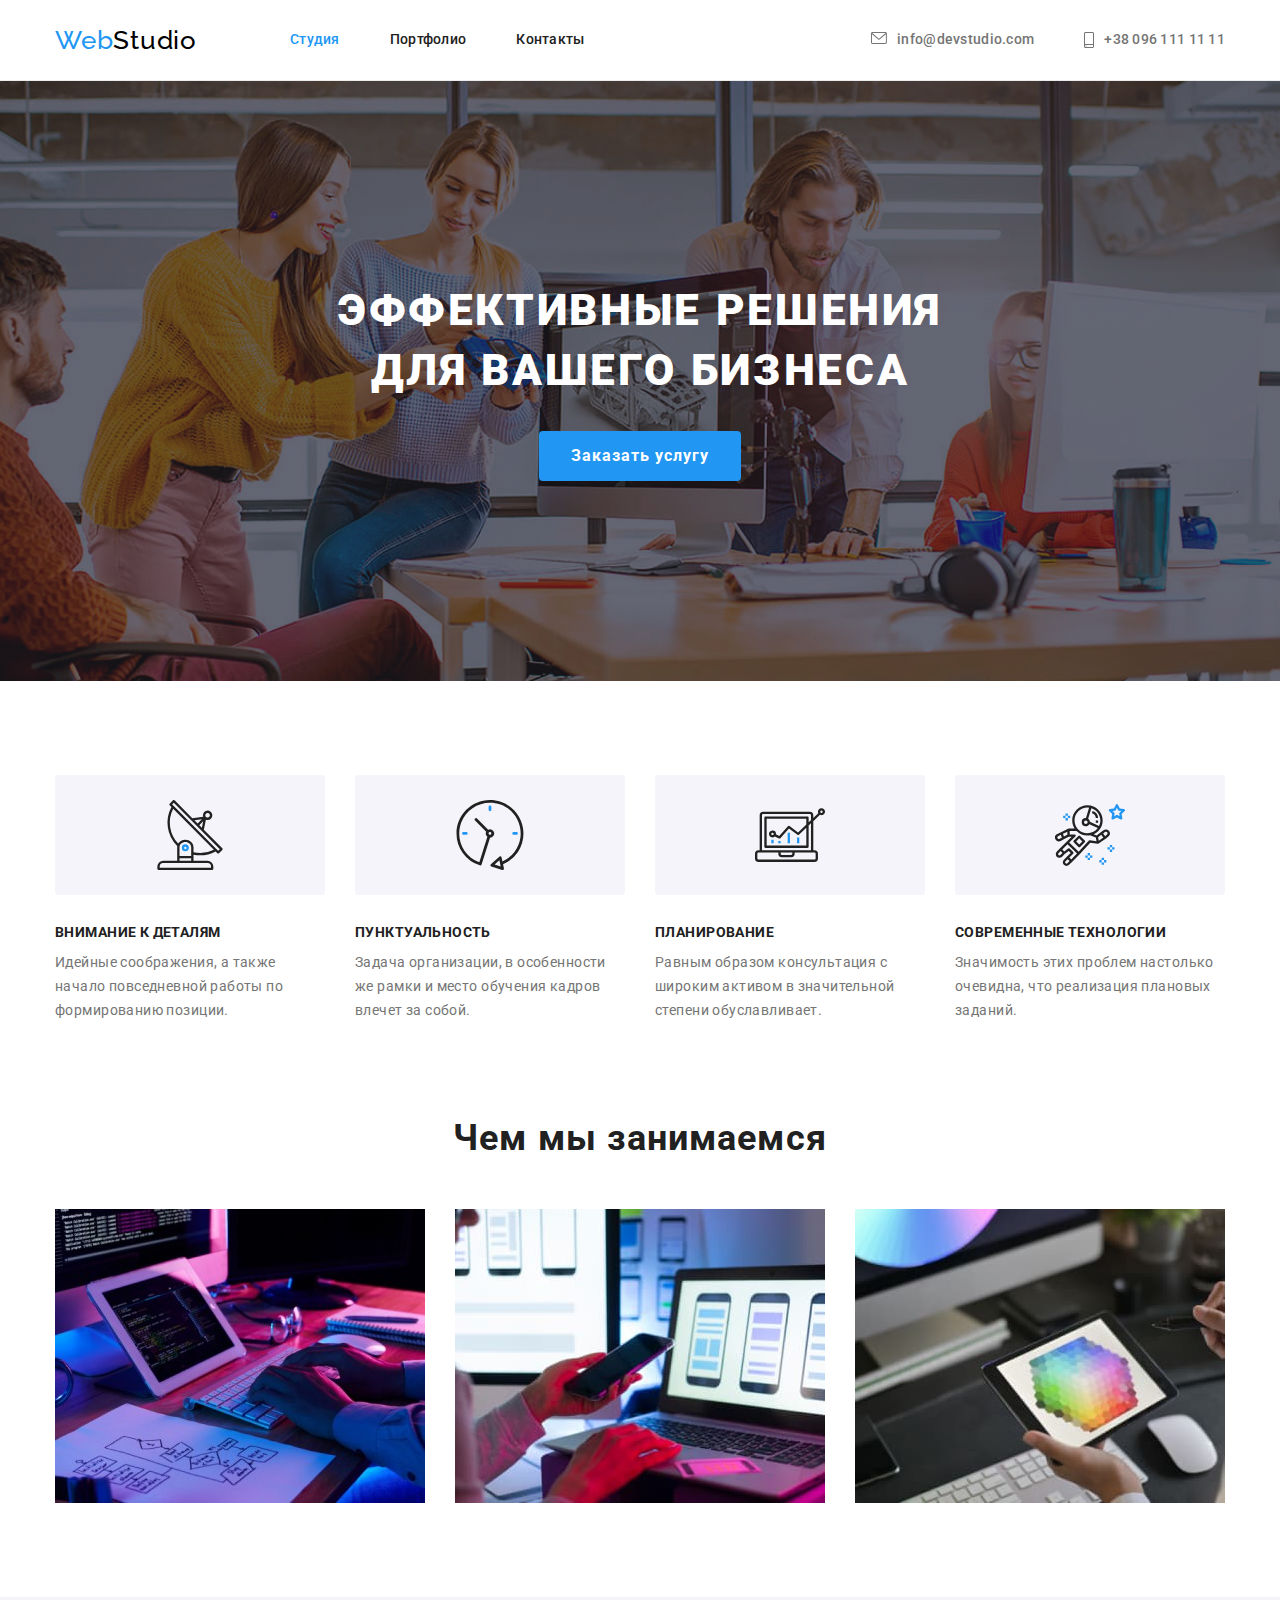
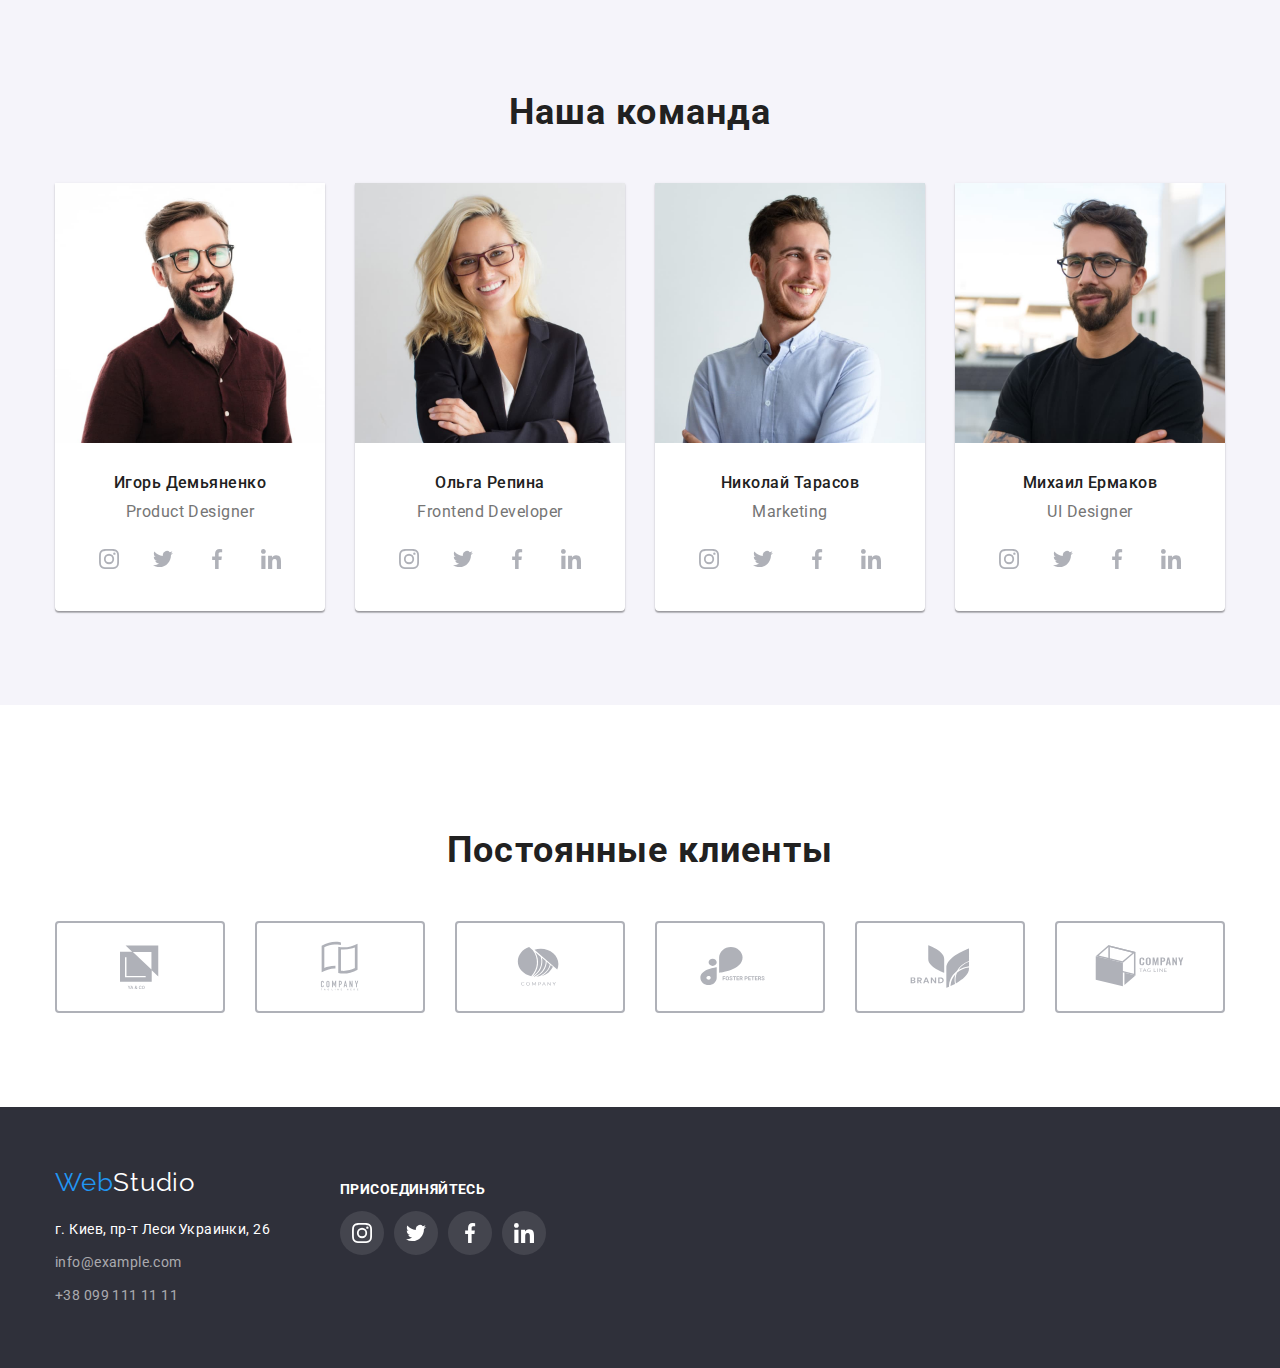
<file: index.html>
<!DOCTYPE html>
<html lang="ru">
  <head>
    <meta charset="UTF-8" />
    <meta http-equiv="X-UA-Compatible" content="IE=edge" />
    <meta name="viewport" content="width=device-width, initial-scale=1.0" />
    <title>Студія</title>
    <link rel="preconnect" href="https://fonts.googleapis.com" />
    <link rel="preconnect" href="https://fonts.gstatic.com" crossorigin />
    <link
      href="https://fonts.googleapis.com/css2?family=Raleway:wght@700&family=Roboto:wght@400;500;700;900&display=swap"
      rel="stylesheet"
    />
    <link
      rel="stylesheet"
      href="https://cdnjs.cloudflare.com/ajax/libs/modern-normalize/1.1.0/modern-normalize.min.css"
    />
    <link rel="stylesheet" href="./css/styles.css" />
  </head>

  <body>
    <header>
      <div class="conteiner header-conteiner">
        <nav class="header-nav">
          <a href="./index.html" class="logo"><span class="logo-web">Web</span>Studio</a>
          <ul class="site-nav">
            <li class="item"><a href="./index.html" class="current">Студия</a></li>
            <li class="item"><a href="./portfolio.html">Портфолио</a></li>
            <li class="item"><a href="">Контакты</a></li>
          </ul>
        </nav>
        <ul class="cont-link">
          <li class="item">
            <a href="mailto:info@devstudio.com" class="mail">
              <svg class="cont-icon">
                <use href="./images/icons.svg#icon-header-envelope"></use>
              </svg>
              info@devstudio.com
            </a>
          </li>
          <li class="item">
            <a href="tel:+380961111111" class="tel">
              <svg class="cont-icon">
                <use href="./images/icons.svg#icon-header-smartphone"></use>
              </svg>
              +38 096 111 11 11
            </a>
          </li>
        </ul>
      </div>
    </header>
    <main>
      <section class="hero section">
        <div class="hero-bg">
          <h1>Эффективные решения для вашего бизнеса</h1>
          <button type="button" class="button">Заказать услугу</button>
        </div>
      </section>
      <section class="advantage section">
        <div class="conteiner">
          <h2 class="visually-hidden">Наши преимущества</h2>
          <ul class="advantage-list">
            <li class="advantage-item">
              <h3>Внимание к деталям</h3>
              <p>
                Идейные соображения, а также начало повседневной работы по формированию позиции.
              </p>
            </li>
            <li class="advantage-item">
              <h3>Пунктуальность</h3>
              <p>
                Задача организации, в особенности же рамки и место обучения кадров влечет за собой.
              </p>
            </li>
            <li class="advantage-item">
              <h3>Планирование</h3>
              <p>
                Равным образом консультация с широким активом в значительной степени обуславливает.
              </p>
            </li>
            <li class="advantage-item">
              <h3>Современные технологии</h3>
              <p>Значимость этих проблем настолько очевидна, что реализация плановых заданий.</p>
            </li>
          </ul>
        </div>
      </section>
      <section class="activities section">
        <div class="conteiner">
          <h2 class="section-title">Чем мы занимаемся</h2>
          <ul class="activities-list">
            <li><img src="./images/comp1.jpg" alt="keyboard" width="370px" /></li>
            <li><img src="./images/comp2.jpg" alt="computer" width="370px" /></li>
            <li><img src="./images/comp3.jpg" alt="tablet" width="370px" /></li>
          </ul>
        </div>
      </section>
      <section class="teem section">
        <div class="conteiner">
          <h2 class="section-title">Наша команда</h2>
          <ul class="teem-list">
            <li class="teem-item">
              <img src="./images/Igor-Demianenko.jpg" alt="man" width="270px" />
              <h3>Игорь Демьяненко</h3>
              <p>Product Designer</p>
              <ul class="teem-social-networks-list">
                <li>
                  <a href="" class="social-networks-icon teem-soc-link">
                    <svg class="teem-soc-icon">
                      <use href="./images/icons.svg#icon-footer-instagram"></use>
                    </svg>
                  </a>
                </li>
                <li>
                  <a href="" class="social-networks-icon teem-soc-link">
                    <svg class="teem-soc-icon">
                      <use href="./images/icons.svg#icon-footer-twitter"></use>
                    </svg>
                  </a>
                </li>
                <li>
                  <a href="" class="social-networks-icon teem-soc-link">
                    <svg class="teem-soc-icon">
                      <use href="./images/icons.svg#icon-footer-facebook"></use>
                    </svg>
                  </a>
                </li>
                <li>
                  <a href="" class="social-networks-icon teem-soc-link">
                    <svg class="teem-soc-icon">
                      <use href="./images/icons.svg#icon-footer-linkedin"></use>
                    </svg>
                  </a>
                </li>
              </ul>
            </li>
            <li class="teem-item">
              <img src="./images/Olga-Repina.jpg" alt="woman" width="270px" />
              <h3>Ольга Репина</h3>
              <p>Frontend Developer</p>
              <ul class="teem-social-networks-list">
                <li>
                  <a href="" class="social-networks-icon teem-soc-link">
                    <svg class="teem-soc-icon">
                      <use href="./images/icons.svg#icon-footer-instagram"></use>
                    </svg>
                  </a>
                </li>
                <li>
                  <a href="" class="social-networks-icon teem-soc-link">
                    <svg class="teem-soc-icon">
                      <use href="./images/icons.svg#icon-footer-twitter"></use>
                    </svg>
                  </a>
                </li>
                <li>
                  <a href="" class="social-networks-icon teem-soc-link">
                    <svg class="teem-soc-icon">
                      <use href="./images/icons.svg#icon-footer-facebook"></use>
                    </svg>
                  </a>
                </li>
                <li>
                  <a href="" class="social-networks-icon teem-soc-link">
                    <svg class="teem-soc-icon">
                      <use href="./images/icons.svg#icon-footer-linkedin"></use>
                    </svg>
                  </a>
                </li>
              </ul>
            </li>
            <li class="teem-item">
              <img src="./images/Nikolai-Tarasov.jpg" alt="man" width="270px" />
              <h3>Николай Тарасов</h3>
              <p>Marketing</p>
              <ul class="teem-social-networks-list">
                <li>
                  <a href="" class="social-networks-icon teem-soc-link">
                    <svg class="teem-soc-icon">
                      <use href="./images/icons.svg#icon-footer-instagram"></use>
                    </svg>
                  </a>
                </li>
                <li>
                  <a href="" class="social-networks-icon teem-soc-link">
                    <svg class="teem-soc-icon">
                      <use href="./images/icons.svg#icon-footer-twitter"></use>
                    </svg>
                  </a>
                </li>
                <li>
                  <a href="" class="social-networks-icon teem-soc-link">
                    <svg class="teem-soc-icon">
                      <use href="./images/icons.svg#icon-footer-facebook"></use>
                    </svg>
                  </a>
                </li>
                <li>
                  <a href="" class="social-networks-icon teem-soc-link">
                    <svg class="teem-soc-icon">
                      <use href="./images/icons.svg#icon-footer-linkedin"></use>
                    </svg>
                  </a>
                </li>
              </ul>
            </li>
            <li class="teem-item">
              <img src="./images/Mihail-Ermakov.jpg" alt="man" width="270px" />
              <h3>Михаил Ермаков</h3>
              <p>UI Designer</p>
              <ul class="teem-social-networks-list">
                <li>
                  <a href="" class="social-networks-icon teem-soc-link">
                    <svg class="teem-soc-icon">
                      <use href="./images/icons.svg#icon-footer-instagram"></use>
                    </svg>
                  </a>
                </li>
                <li>
                  <a href="" class="social-networks-icon teem-soc-link">
                    <svg class="teem-soc-icon">
                      <use href="./images/icons.svg#icon-footer-twitter"></use>
                    </svg>
                  </a>
                </li>
                <li>
                  <a href="" class="social-networks-icon teem-soc-link">
                    <svg class="teem-soc-icon">
                      <use href="./images/icons.svg#icon-footer-facebook"></use>
                    </svg>
                  </a>
                </li>
                <li>
                  <a href="" class="social-networks-icon teem-soc-link">
                    <svg class="teem-soc-icon">
                      <use href="./images/icons.svg#icon-footer-linkedin"></use>
                    </svg>
                  </a>
                </li>
              </ul>
            </li>
          </ul>
        </div>
      </section>
      <section class="clients section">
        <div class="conteiner">
          <h2>Постоянные клиенты</h2>
          <ul class="clients-list">
            <li class="clients-item">
              <a class="clients-link" href="">
                <svg class="client-icon">
                  <use href="./images/icons.svg#icon-Client1"></use>
                </svg>
              </a>
            </li>
            <li class="clients-item">
              <a class="clients-link" href="">
                <svg class="client-icon">
                  <use href="./images/icons.svg#icon-Client2"></use>
                </svg>
              </a>
            </li>
            <li class="clients-item">
              <a class="clients-link" href="">
                <svg class="client-icon">
                  <use href="./images/icons.svg#icon-Client3"></use>
                </svg>
              </a>
            </li>
            <li class="clients-item">
              <a class="clients-link" href="">
                <svg class="client-icon">
                  <use href="./images/icons.svg#icon-Client4"></use>
                </svg>
              </a>
            </li>
            <li class="clients-item">
              <a class="clients-link" href="">
                <svg class="client-icon">
                  <use href="./images/icons.svg#icon-Client5"></use>
                </svg>
              </a>
            </li>
            <li class="clients-item">
              <a class="clients-link" href="">
                <svg class="client-icon">
                  <use href="./images/icons.svg#icon-Client6"></use>
                </svg>
              </a>
            </li>
          </ul>
        </div>
      </section>
    </main>
    <footer>
      <div class="conteiner">
        <div>
          <a href="./index.html" class="logo"><span class="logo-web">Web</span>Studio</a>
          <address>г. Киев, пр-т Леси Украинки, 26</address>
          <ul>
            <li>
              <a href="mailto:info@example.com" class="footer-cont">info@example.com</a>
            </li>
            <li><a href="tel:+380991111111" class="footer-cont">+38 099 111 11 11</a></li>
          </ul>
        </div>
        <div class="social-networks">
          <p>присоединяйтесь</p>
          <ul>
            <li>
              <a class="social-networks-icon instagram" href=""></a>
            </li>
            <li>
              <a class="social-networks-icon tweeter" href=""></a>
            </li>
            <li>
              <a class="social-networks-icon facebook" href=""></a>
            </li>
            <li>
              <a class="social-networks-icon linkedin" href=""></a>
            </li>
          </ul>
        </div>
      </div>
    </footer>
  </body>
</html>
</file>
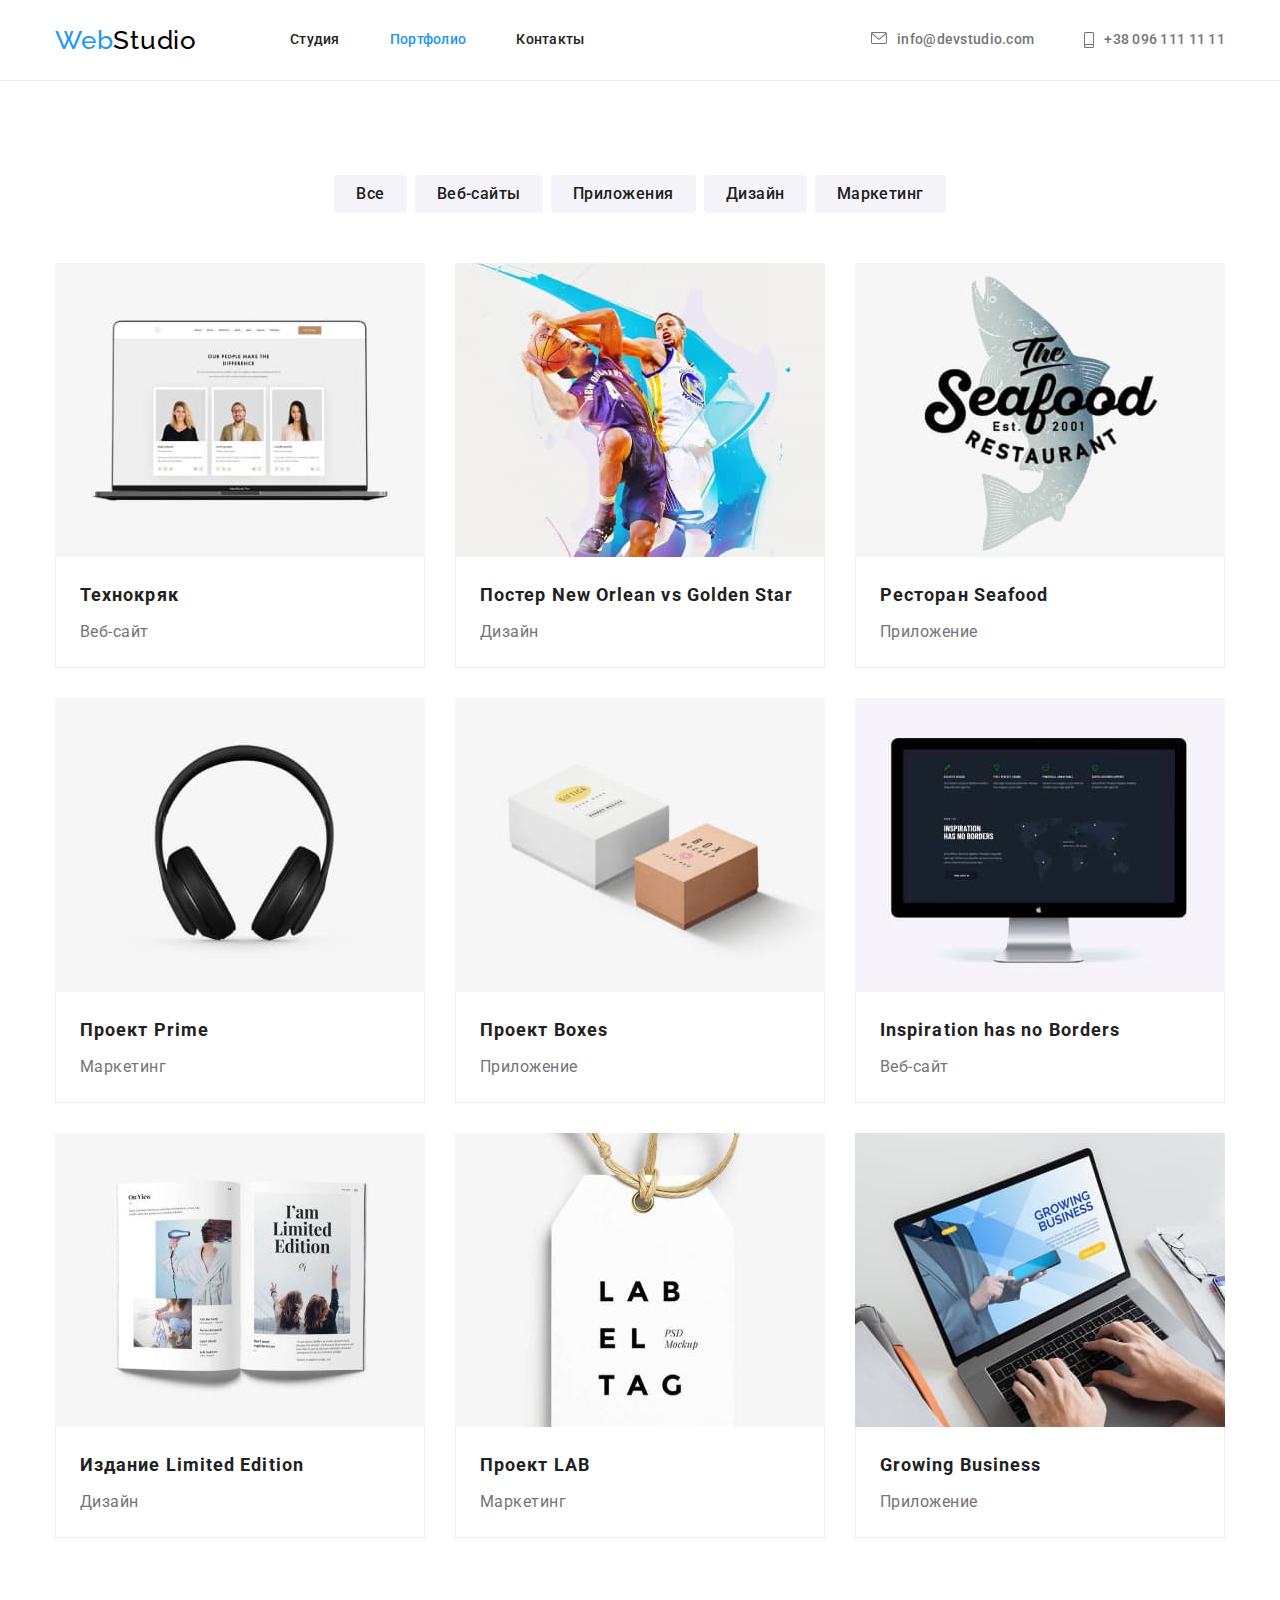
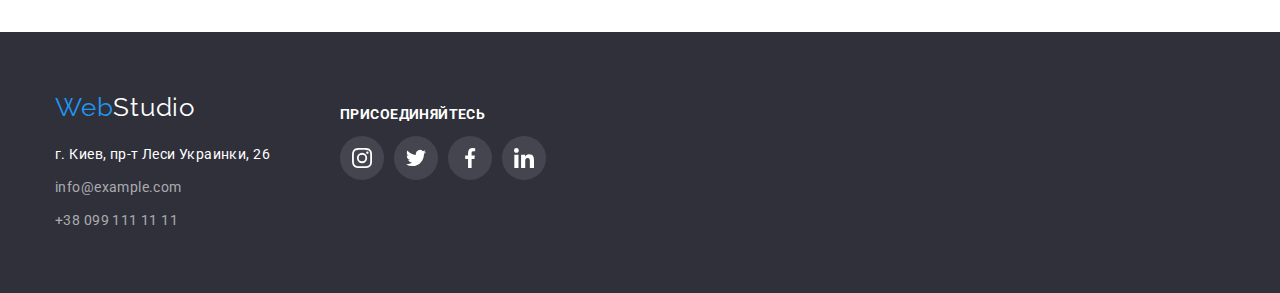
<file: portfolio.html>
<!DOCTYPE html>
<html lang="ru">
  <head>
    <meta charset="UTF-8" />
    <meta http-equiv="X-UA-Compatible" content="IE=edge" />
    <meta name="viewport" content="width=device-width, initial-scale=1.0" />
    <title>Портфолио</title>
    <link rel="preconnect" href="https://fonts.googleapis.com" />
    <link rel="preconnect" href="https://fonts.gstatic.com" crossorigin />
    <link
      href="https://fonts.googleapis.com/css2?family=Raleway:wght@700&family=Roboto:wght@400;500;700;900&display=swap"
      rel="stylesheet"
    />
    <link
      rel="stylesheet"
      href="https://cdnjs.cloudflare.com/ajax/libs/modern-normalize/1.1.0/modern-normalize.min.css"
    />
    <link rel="stylesheet" href="./css/styles.css" />
  </head>

  <body>
    <header>
      <div class="conteiner header-conteiner">
        <nav class="header-nav">
          <a href="./index.html" class="logo"><span class="logo-web">Web</span>Studio</a>
          <ul class="site-nav">
            <li class="item"><a href="./index.html">Студия</a></li>
            <li class="item"><a href="./portfolio.html" class="current">Портфолио</a></li>
            <li class="item"><a href="">Контакты</a></li>
          </ul>
        </nav>
        <ul class="cont-link">
          <li class="item">
            <a href="mailto:info@devstudio.com" class="mail">
              <svg class="cont-icon">
                <use href="./images/icons.svg#icon-header-envelope"></use>
              </svg>
              info@devstudio.com
            </a>
          </li>
          <li class="item">
            <a href="tel:+380961111111" class="tel">
              <svg class="cont-icon">
                <use href="./images/icons.svg#icon-header-smartphone"></use>
              </svg>
              +38 096 111 11 11
            </a>
          </li>
        </ul>
      </div>
    </header>
    <main>
      <section class="examples section">
        <div class="conteiner">
          <h1 class="visually-hidden">Примеры работ</h1>
          <ul class="examples-list-btn">
            <li><button type="button" class="button-filter">Все</button></li>
            <li><button type="button" class="button-filter">Веб-сайты</button></li>
            <li><button type="button" class="button-filter">Приложения</button></li>
            <li><button type="button" class="button-filter">Дизайн</button></li>
            <li><button type="button" class="button-filter">Маркетинг</button></li>
          </ul>
          <ul class="examples-list-card">
            <li>
              <a href="">
                <img src="./images/technocrack.jpg" alt="website" width="370px" />
                <div class="card-title">
                  <h2>Технокряк</h2>
                  <p>Веб-сайт</p>
                </div>
              </a>
            </li>
            <li>
              <a href="">
                <img src="./images/new_orlean.jpg" alt="basketball_players" width="370px" />
                <div class="card-title">
                  <h2>Постер New Orlean vs Golden Star</h2>
                  <p>Дизайн</p>
                </div>
              </a>
            </li>
            <li>
              <a href="">
                <img src="./images/sea_food.jpg" alt="fish" width="370px" />
                <div class="card-title">
                  <h2>Ресторан Seafood</h2>
                  <p>Приложение</p>
                </div>
              </a>
            </li>
            <li>
              <a href="">
                <img src="./images/prime.jpg" alt="headphones" width="370px" />
                <div class="card-title">
                  <h2>Проект Prime</h2>
                  <p>Маркетинг</p>
                </div>
              </a>
            </li>
            <li>
              <a href="">
                <img src="./images/boxes.jpg" alt="boxes" width="370px" />
                <div class="card-title">
                  <h2>Проект Boxes</h2>
                  <p>Приложение</p>
                </div>
              </a>
            </li>
            <li>
              <a href="">
                <img src="./images/inspiration.jpg" alt="monitor" width="370px" />
                <div class="card-title">
                  <h2>Inspiration has no Borders</h2>
                  <p>Веб-сайт</p>
                </div>
              </a>
            </li>
            <li>
              <a href="">
                <img src="./images/limited_edition.jpg" alt="journal" width="370px" />
                <div class="card-title">
                  <h2>Издание Limited Edition</h2>
                  <p>Дизайн</p>
                </div>
              </a>
            </li>
            <li>
              <a href="">
                <img src="./images/lab.jpg" alt="tag" width="370px" />
                <div class="card-title">
                  <h2>Проект LAB</h2>
                  <p>Маркетинг</p>
                </div>
              </a>
            </li>
            <li>
              <a href="">
                <img src="./images/growing_business.jpg" alt="notebook" width="370px" />
                <div class="card-title">
                  <h2>Growing Business</h2>
                  <p>Приложение</p>
                </div>
              </a>
            </li>
          </ul>
        </div>
      </section>
    </main>
    <footer>
      <div class="conteiner">
        <div>
          <a href="./index.html" class="logo"><span class="logo-web">Web</span>Studio</a>
          <address>г. Киев, пр-т Леси Украинки, 26</address>
          <ul>
            <li>
              <a href="mailto:info@example.com" class="footer-cont">info@example.com</a>
            </li>
            <li><a href="tel:+380991111111" class="footer-cont">+38 099 111 11 11</a></li>
          </ul>
        </div>
        <div class="social-networks">
          <p>присоединяйтесь</p>
          <ul>
            <li>
              <a class="social-networks-icon instagram" href=""></a>
            </li>
            <li>
              <a class="social-networks-icon tweeter" href=""></a>
            </li>
            <li>
              <a class="social-networks-icon facebook" href=""></a>
            </li>
            <li>
              <a class="social-networks-icon linkedin" href=""></a>
            </li>
          </ul>
        </div>
      </div>
    </footer>
  </body>
</html>
</file>
<file: css/styles.css>
:root {
  --h-text-color: rgba(33, 33, 33, 1);
  --p-text-color: rgba(117, 117, 117, 1);
  --accent-color: rgba(33, 150, 243, 1);
  --background-color: rgba(255, 255, 255, 1);
  --wight-text: rgba(255, 255, 255, 1);
  --background-dark-gray: rgba(47, 48, 58, 1);
  --background-light-gray: rgba(245, 244, 250, 1);
  --background-button-filter: rgba(245, 244, 250, 1);
}

body {
  color: var(--h-text-color);
  background-color: var(--background-color);

  font-family: Roboto, sans-serif;
}

body p {
  color: var(--p-text-color);
}

.section {
  padding-top: 94px;
  padding-bottom: 94px;
}

ul {
  list-style: none;
  padding: 0;
  margin: 0;
}

li {
  padding: 0;
  margin: 0;
}

img {
  display: block;
}

.conteiner {
  margin-left: auto;
  margin-right: auto;
  width: 1200px;
  padding-left: 15px;
  padding-right: 15px;
}

.section-title {
  font-weight: 700;
  font-size: 36px;
  line-height: 1.17;
  text-align: center;
  letter-spacing: 0.03em;

  margin-bottom: 50px;
  margin-top: 0;
}

.visually-hidden {
  position: absolute;
  width: 1px;
  height: 1px;
  margin: -1px;
  border: 0;
  padding: 0;

  white-space: nowrap;
  clip-path: inset(100%);
  clip: rect(0 0 0 0);
  overflow: hidden;
}

/* --------------------header----------------------- */
header {
  font-weight: 500;
  font-size: 14px;
  line-height: 1.14;
  letter-spacing: 0.02em;
  border-bottom: 1px solid rgba(236, 236, 236, 1);
}

.header-conteiner {
  display: flex;
}

.logo {
  color: rgba(0, 0, 0, 1);

  font-family: Raleway;
  font-size: 26px;
  line-height: 1.19;
  letter-spacing: 0.03em;

  text-decoration: none;
}
.logo-web {
  color: var(--accent-color);
}

.header-nav {
  display: flex;
  align-items: center;
}

.site-nav {
  display: flex;
  margin-left: 93px;
}

.site-nav .item:not(:last-child) {
  margin-right: 50px;
}

.site-nav a {
  display: block;

  color: var(--h-text-color);
  text-decoration: none;

  padding-top: 32px;
  padding-bottom: 32px;
}
.site-nav a:hover,
.site-nav a:focus {
  color: var(--accent-color);
}
.site-nav .current {
  color: var(--accent-color);
}

.cont-link {
  display: flex;
  margin-left: auto;
}

.cont-link .item:not(:last-child) {
  margin-right: 50px;
}

.cont-link a {
  display: flex;

  color: var(--p-text-color);
  text-decoration: none;
  fill: var(--p-text-color);

  padding-top: 32px;
  padding-bottom: 32px;
}

.cont-link a:hover,
.cont-link a:focus {
  color: var(--accent-color);
  fill: var(--accent-color);
}

.cont-icon {
  margin-right: 10px;
  fill: inherit;
}

.mail .cont-icon {
  width: 16px;
  height: 12px;
}

.tel .cont-icon {
  width: 10px;
  height: 16px;
}


/* --------------------hero----------------------- */

.hero {
  text-align: center;
  color: var(--wight-text);
  background-color: var(--background-dark-gray);
  padding-top: 0;
  padding-bottom: 0;
}

.hero-bg {
  padding-top: 200px;
  padding-bottom: 200px;
  max-width: 1600px;
  height: 600px;
  margin-left: auto;
  margin-right: auto;
  background-image: linear-gradient(to right, rgba(47, 48, 58, 0.4), rgba(47, 48, 58, 0.4)),
    url(../images/hero-bg.jpg);
  background-position: center;
  background-repeat: no-repeat;
  background-size: cover;
}

h1 {
  width: 696px;
  margin-top: 0;
  margin-bottom: 30px;
  margin-left: auto;
  margin-right: auto;

  font-weight: 900;
  font-size: 44px;
  line-height: 1.36;
  letter-spacing: 0.06em;
  text-transform: uppercase;
}

/* --------------------button----------------------- */
.button {
  border: 0;
  padding: 10px 32px;
  border-radius: 4px;

  color: var(--wight-text);
  background-color: var(--accent-color);

  font-weight: 700;
  font-size: 16px;
  line-height: 1.88;
  letter-spacing: 0.06em;

  cursor: pointer;
}

/* -------------------advantage----------------------- */

.advantage-item {
  width: 270px;
}

.advantage-item::before {
  content: '';
  display: block;
  height: 120px;
  margin-bottom: 30px;
  background-color: var(--background-light-gray);
  border-radius: 4px;
  background-size: 70px 70px;
  background-position: center;
  background-repeat: no-repeat;
}

.advantage-item:nth-child(1)::before {
  background-image: url(../images/advantage-antenna.svg);
}

.advantage-item:nth-child(2)::before {
  background-image: url(../images/advantage-clock.svg);
}

.advantage-item:nth-child(3)::before {
  background-image: url(../images/advantage-diagram.svg);
}

.advantage-item:nth-child(4)::before {
  background-image: url(../images/advantage-astronaut.svg);
}

.advantage h3 {
  font-size: 14px;
  line-height: 1.14;
  letter-spacing: 0.03em;
  text-transform: uppercase;

  margin-bottom: 10px;
  margin-top: 0;
}
.advantage p {
  font-size: 14px;
  line-height: 1.71;
  letter-spacing: 0.03em;

  margin: 0;
}

.advantage-list {
  display: flex;
  justify-content: space-between;
}

/* -----------------activities-------------------- */

.activities {
  padding-top: 0;
}

.activities-list {
  display: flex;
  justify-content: space-between;
}

/* --------------------teem----------------------- */

.teem {
  background-color: var(--background-light-gray);
}

.teem-list {
  display: flex;
  justify-content: space-between;
}

.teem-item {
  padding-bottom: 30px;
  background-color: var(--background-color);
  box-shadow: 0px 1px 3px rgba(0, 0, 0, 0.12), 0px 1px 1px rgba(0, 0, 0, 0.14),
    0px 2px 1px rgba(0, 0, 0, 0.2);
  border-radius: 0px 0px 4px 4px;
}

.teem h3 {
  font-weight: 500;
  font-size: 16px;
  line-height: 1.19;
  text-align: center;
  letter-spacing: 0.03em;

  margin-top: 30px;
  margin-bottom: 10px;
}

.teem p {
  font-size: 16px;
  line-height: 1.19;
  text-align: center;
  letter-spacing: 0.03em;

  margin: 0px;
  margin-bottom: 16px;
}

.teem-social-networks-list {
  display: flex;
  justify-content: space-between;
  gap: 10px;
  margin-left: 32px;
  margin-right: 32px;
}

.social-networks-icon.teem-soc-link {
  background-color: inherit;
}

.teem-soc-icon {
  box-sizing: content-box;
  width: 20px;
  height: 20px;
  padding: 12px;
  fill: rgba(175, 177, 184, 1);
}

.teem-soc-icon:hover,
.teem-soc-icon:focus {
  fill: rgba(255, 255, 255, 1);
}

/* --------------------clients----------------------- */

.clients h2 {
  margin-bottom: 50px;
  font-size: 36px;
  line-height: 42px;
  text-align: center;
  letter-spacing: 0.03em;
}

.clients-list {
  display: flex;
  justify-content: space-between;
}

.clients-link {
  display: block;
  width: 170px;
  height: 92px;
  gap: 30px;
}

.clients-link svg:hover,
.clients-link svg:focus {
  fill: var(--accent-color);
  border-color: var(--accent-color);
}

.clients-list .client-icon {
  fill: #afb1b8;
  width: 170px;
  height: 92px;
  padding: 16px 32px;
  border: 2px solid #afb1b8;
  border-radius: 4px;
}

/* --------------------footer----------------------- */

footer {
  padding-top: 60px;
  padding-bottom: 60px;
  background-color: var(--background-dark-gray);

  font-weight: 400;
  font-size: 14px;
  line-height: 1.71;
  letter-spacing: 0.03em;
}

footer .conteiner {
  display: flex;
}

footer .logo {
  display: block;
  margin-bottom: 20px;
  color: var(--wight-text);
}
footer address {
  margin-bottom: 9px;
  color: var(--wight-text);
  font-style: normal;
}

footer li:not(:last-child) {
  margin-bottom: 9px;
}

.footer-cont {
  text-decoration: none;
  color: rgba(255, 255, 255, 0.6);
}

.footer-cont:hover,
.footer-cont:focus {
  color: var(--accent-color);
}

.social-networks {
  margin-left: 70px;
}

.social-networks p {
  font-weight: 700;
  font-size: 14px;
  line-height: 16px;
  letter-spacing: 0.03em;
  text-transform: uppercase;
  color: var(--wight-text);
}

.social-networks ul {
  display: flex;
  gap: 10px;
}

.social-networks-icon {
  display: block;
  width: 44px;
  height: 44px;
  border-radius: 50%;
  background-color: rgba(255, 255, 255, 0.1);
  background-position: center;
  background-repeat: no-repeat;
  background-size: 20px 20px;
}

.social-networks-icon:hover,
.social-networks-icon:focus {
  background-color: var(--accent-color);
}

.social-networks-icon.instagram {
  background-image: url(../images/footer-instagram.svg);
}

.social-networks-icon.tweeter {
  background-image: url(../images/footer-twitter.svg);
}

.social-networks-icon.facebook {
  background-image: url(../images/footer-facebook.svg);
}

.social-networks-icon.linkedin {
  background-image: url(../images/footer-linkedin.svg);
}

/*-----!!!-------- PORTFOLIO------!!!------- */

/*---------------- button portfolio---------------- */

.button-filter {
  border-radius: 4px;
  border: 0;
  padding: 6px 22px;

  color: var(--h-text-color);
  background-color: var(--background-button-filter);

  font-weight: 500;
  font-size: 16px;
  line-height: 1.62;
  text-align: center;
  letter-spacing: 0.03em;

  cursor: pointer;
}

.button-filter:hover,
.button-filter:focus {
  color: var(--wight-text);
  background-color: var(--accent-color);
  box-shadow: 0px 3px 1px rgba(0, 0, 0, 0.1), 0px 1px 2px rgba(0, 0, 0, 0.08), 0px 2px 2px rgba(0, 0, 0, 0.12);
}

/*----------------examples---------------- */

.examples ul {
  display: flex;
}

.examples-list-btn {
  justify-content: center;
  margin-bottom: 50px;
}

.examples-list-btn li:not(:last-child) {
  margin-right: 8px;
}

.examples-list-card {
  flex-wrap: wrap;
  gap: 30px;
}

.examples-list-card li {
  width: 370px;
}

.examples-list-card a:hover,
.examples-list-card a:focus {
  box-shadow: 0px 1px 1px rgba(0, 0, 0, 0.12), 0px 4px 4px rgba(0, 0, 0, 0.06), 1px 4px 6px rgba(0, 0, 0, 0.16);
}

.examples a {
  display: block;
  text-decoration: none;
}

.card-title {
  padding: 20px 24px;
  border: 1px solid rgba(238, 238, 238, 1);
  border-top: none;
}

.examples h2 {
  color: var(--h-text-color);

  font-size: 18px;
  line-height: 2;
  letter-spacing: 0.06em;

  margin-top: 0;
  margin-bottom: 4px;
}

.examples p {
  font-size: 16px;
  line-height: 1.88;
  letter-spacing: 0.03em;

  margin: 0;
}
</file>
